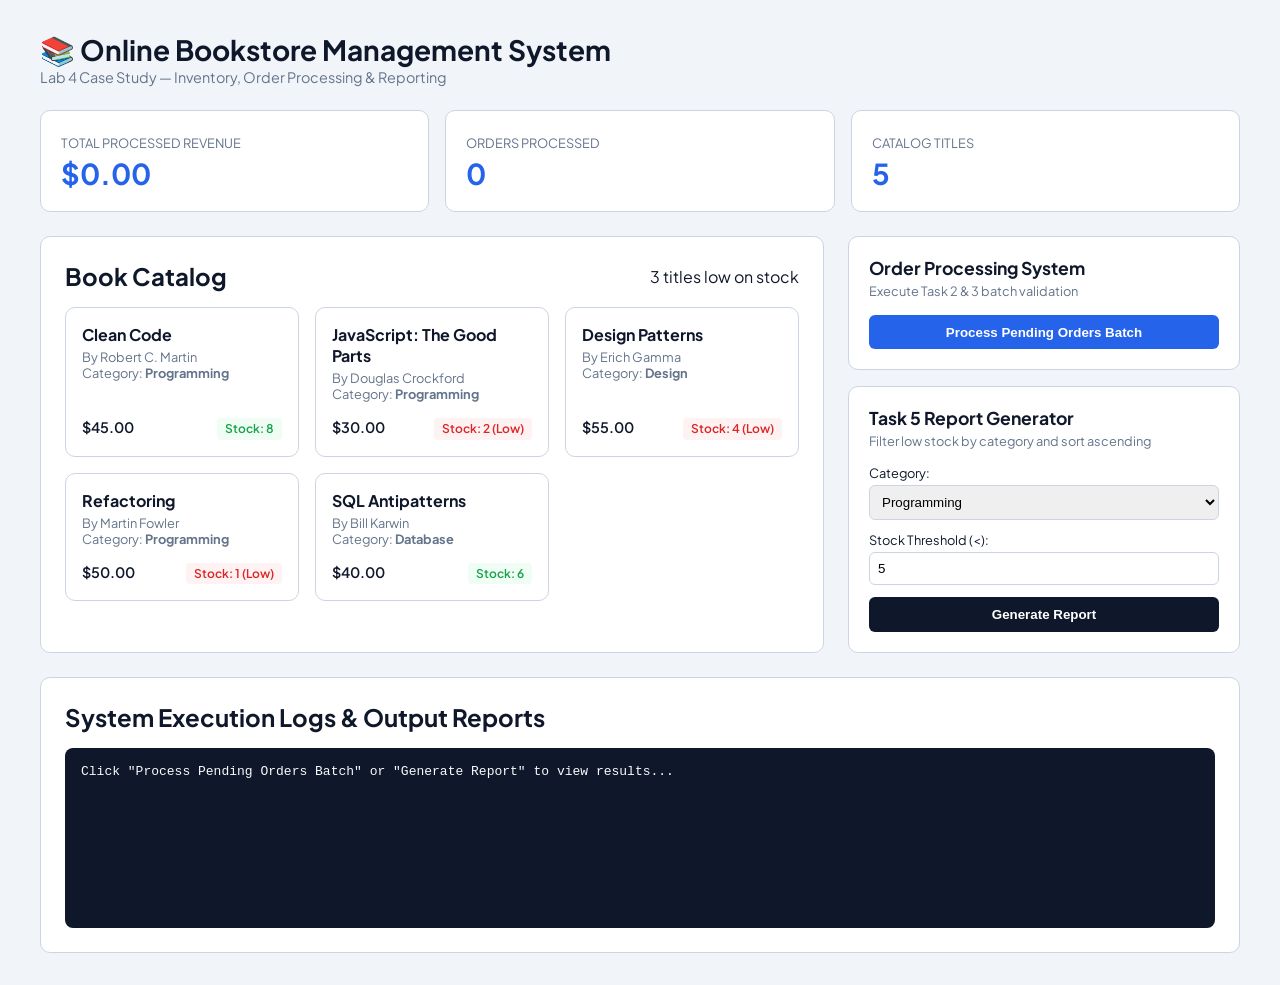
<file: Online Bookstore Order System/index.html>
<!DOCTYPE html>
<html lang="en">
<head>
  <meta charset="UTF-8">
  <meta name="viewport" content="width=device-width, initial-scale=1.0">
  <title>Online Bookstore Order System</title>
  <link rel="stylesheet" href="style.css">
  <link href="https://fonts.googleapis.com/css2?family=Plus+Jakarta+Sans:wght@400;500;600;700&display=swap" rel="stylesheet">
</head>
<body>
  <div class="app-container">
    <header class="header">
      <h1>📚 Online Bookstore Management System</h1>
      <p>Lab 4 Case Study — Inventory, Order Processing & Reporting</p>
    </header>

    <!-- Revenue & System Metrics Header -->
    <section class="metrics-grid">
      <div class="metric-card">
        <span class="label">Total Processed Revenue</span>
        <h2 id="totalRevenue">$0.00</h2>
      </div>
      <div class="metric-card">
        <span class="label">Orders Processed</span>
        <h2 id="ordersProcessedCount">0</h2>
      </div>
      <div class="metric-card">
        <span class="label">Catalog Titles</span>
        <h2 id="catalogCount">0</h2>
      </div>
    </section>

    <div class="main-layout">
      <!-- Catalog Display -->
      <section class="section-block">
        <div class="section-title">
          <h2>Book Catalog</h2>
          <span class="badge-neutral" id="lowStockAlert">0 low stock</span>
        </div>
        <div class="book-grid" id="catalogGrid"></div>
      </section>

      <!-- Sidebar Actions & Batch Processing -->
      <aside class="sidebar">
        <div class="card-box">
          <h3>Order Processing System</h3>
          <p class="subtext">Execute Task 2 & 3 batch validation</p>
          <button id="processBatchBtn" class="btn btn-primary">Process Pending Orders Batch</button>
        </div>

        <div class="card-box">
          <h3>Task 5 Report Generator</h3>
          <p class="subtext">Filter low stock by category and sort ascending</p>
          <div class="form-group">
            <label for="reportCategory">Category:</label>
            <select id="reportCategory">
              <option value="Programming">Programming</option>
              <option value="Design">Design</option>
              <option value="Database">Database</option>
            </select>
          </div>
          <div class="form-group">
            <label for="reportThreshold">Stock Threshold (<):</label>
            <input type="number" id="reportThreshold" value="5" min="1">
          </div>
          <button id="runReportBtn" class="btn btn-secondary">Generate Report</button>
        </div>
      </aside>
    </div>

    <!-- Summary Reports Output -->
    <section class="section-block">
      <h2>System Execution Logs & Output Reports</h2>
      <div class="logs-container" id="logsOutput">
        <p class="placeholder-text">Click "Process Pending Orders Batch" or "Generate Report" to view results...</p>
      </div>
    </section>
  </div>

  <script src="script.js"></script>
</body>
</html>
</file>
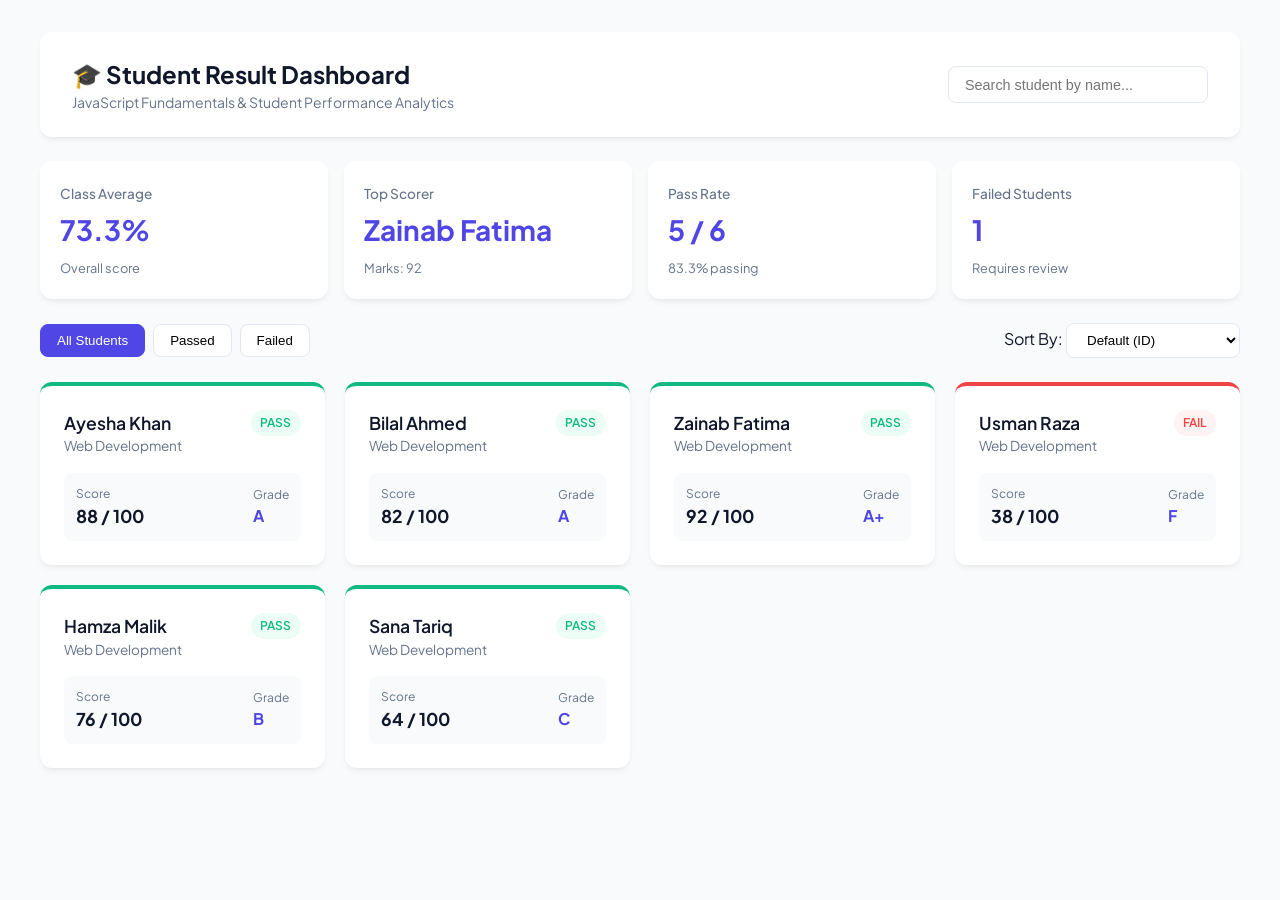
<file: Student Result Dashboard/index.html>
<!DOCTYPE html>
<html lang="en">
<head>
  <meta charset="UTF-8">
  <meta name="viewport" content="width=device-width, initial-scale=1.0">
  <title>Student Result Dashboard</title>
  <link rel="stylesheet" href="style.css">
  <link href="https://fonts.googleapis.com/css2?family=Plus+Jakarta+Sans:wght@400;500;600;700&display=swap" rel="stylesheet">
</head>
<body>
  <div class="app-container">
    <header class="dashboard-header">
      <div class="header-brand">
        <h1>🎓 Student Result Dashboard</h1>
        <p>JavaScript Fundamentals & Student Performance Analytics</p>
      </div>
      <div class="search-box">
        <input type="text" id="searchInput" placeholder="Search student by name...">
      </div>
    </header>

    <!-- Summary Statistics Cards -->
    <section class="stats-grid">
      <div class="stat-card">
        <span class="stat-label">Class Average</span>
        <h2 id="classAverage">0%</h2>
        <span class="stat-subtext">Overall score</span>
      </div>
      <div class="stat-card">
        <span class="stat-label">Top Scorer</span>
        <h2 id="topScorer">N/A</h2>
        <span class="stat-subtext" id="topScorerMarks">Marks: -</span>
      </div>
      <div class="stat-card">
        <span class="stat-label">Pass Rate</span>
        <h2 id="passCount">0 / 0</h2>
        <span class="stat-subtext" id="passPercentage">0% passing</span>
      </div>
      <div class="stat-card">
        <span class="stat-label">Failed Students</span>
        <h2 id="failCount">0</h2>
        <span class="stat-subtext">Requires review</span>
      </div>
    </section>

    <!-- Filter & Controls -->
    <section class="controls-bar">
      <div class="filter-group">
        <button class="filter-btn active" data-filter="all">All Students</button>
        <button class="filter-btn" data-filter="pass">Passed</button>
        <button class="filter-btn" data-filter="fail">Failed</button>
      </div>
      <div class="sort-group">
        <label for="sortSelect">Sort By:</label>
        <select id="sortSelect">
          <option value="id">Default (ID)</option>
          <option value="marks-desc">Marks (High to Low)</option>
          <option value="marks-asc">Marks (Low to High)</option>
          <option value="name">Name (A-Z)</option>
        </select>
      </div>
    </section>

    <!-- Dynamic Cards Grid -->
    <main class="cards-grid" id="cardsGrid"></main>
  </div>

  <script src="script.js"></script>
</body>
</html>
</file>
<file: Online Bookstore Order System/style.css>
:root {
  --primary: #2563eb;
  --primary-hover: #1d4ed8;
  --secondary: #0f172a;
  --bg-color: #f1f5f9;
  --card-bg: #ffffff;
  --border: #cbd5e1;
  --success: #16a34a;
  --danger: #dc2626;
  --warning: #d97706;
  --radius: 10px;
}

* {
  box-sizing: border-box;
  margin: 0;
  padding: 0;
}

body {
  font-family: 'Plus Jakarta Sans', sans-serif;
  background-color: var(--bg-color);
  color: var(--secondary);
  padding: 2rem 1rem;
}

.app-container {
  max-width: 1200px;
  margin: 0 auto;
  display: flex;
  flex-direction: column;
  gap: 1.5rem;
}

.header h1 {
  font-size: 1.75rem;
}

.header p {
  color: #64748b;
  font-size: 0.9rem;
}

.metrics-grid {
  display: grid;
  grid-template-columns: repeat(auto-fit, minmax(200px, 1fr));
  gap: 1rem;
}

.metric-card {
  background: var(--card-bg);
  padding: 1.25rem;
  border-radius: var(--radius);
  border: 1px solid var(--border);
}

.metric-card .label {
  font-size: 0.8rem;
  color: #64748b;

  text-transform: uppercase;
}

.metric-card h2 {
  font-size: 1.8rem;
  color: var(--primary);
  margin-top: 0.2rem;
}

.main-layout {
  display: grid;
  grid-template-columns: 2fr 1fr;
  gap: 1.5rem;
}

@media (max-width: 768px) {
  .main-layout {
    grid-template-columns: 1fr;
  }
}

.section-block {
  background: var(--card-bg);
  padding: 1.5rem;
  border-radius: var(--radius);
  border: 1px solid var(--border);
}

.section-title {
  display: flex;
  justify-content: space-between;
  align-items: center;
  margin-bottom: 1rem;
}

.book-grid {
  display: grid;
  grid-template-columns: repeat(auto-fill, minmax(220px, 1fr));
  gap: 1rem;
}

.book-card {
  border: 1px solid var(--border);
  padding: 1rem;
  border-radius: var(--radius);
  display: flex;
  flex-direction: column;
  justify-content: space-between;
}

.book-card h4 {
  font-size: 1rem;
  margin-bottom: 0.25rem;
}

.book-card p {
  font-size: 0.8rem;
  color: #64748b;
}

.book-meta {
  margin-top: 1rem;
  display: flex;
  justify-content: space-between;
  font-weight: 600;
  font-size: 0.9rem;
}

.badge-low {
  color: var(--danger);
  background: #fef2f2;
  padding: 0.2rem 0.5rem;
  border-radius: 4px;
  font-size: 0.75rem;
}

.badge-ok {
  color: var(--success);
  background: #f0fdf4;
  padding: 0.2rem 0.5rem;
  border-radius: 4px;
  font-size: 0.75rem;
}

.sidebar {
  display: flex;
  flex-direction: column;
  gap: 1rem;
}

.card-box {
  background: var(--card-bg);
  padding: 1.25rem;
  border-radius: var(--radius);
  border: 1px solid var(--border);
}

.card-box h3 {
  font-size: 1.1rem;
  margin-bottom: 0.25rem;
}

.subtext {
  font-size: 0.8rem;
  color: #64748b;
  margin-bottom: 1rem;
}

.form-group {
  margin-bottom: 0.75rem;
}

.form-group label {
  display: block;
  font-size: 0.8rem;
  margin-bottom: 0.25rem;
}

.form-group select, .form-group input {
  width: 100%;
  padding: 0.5rem;
  border: 1px solid var(--border);
  border-radius: 6px;
}

.btn {
  width: 100%;
  padding: 0.6rem;
  border: none;
  border-radius: 6px;
  font-weight: 600;
  cursor: pointer;
  transition: opacity 0.2s;
}

.btn-primary {
  background: var(--primary);
  color: white;
}

.btn-secondary {
  background: var(--secondary);
  color: white;
}

.btn:hover {
  opacity: 0.9;
}

.logs-container {
  background: #0f172a;
  color: #f8fafc;
  font-family: monospace;
  padding: 1rem;
  border-radius: 8px;
  margin-top: 1rem;
  min-height: 180px;
  max-height: 350px;
  overflow-y: auto;
}

.log-entry {
  margin-bottom: 0.4rem;
  border-bottom: 1px solid #1e293b;
  padding-bottom: 0.3rem;
  font-size: 0.85rem;
}

.log-success { color: #4ade80; }
.log-error { color: #f87171; }
.log-info { color: #38bdf8; }
</file>
<file: Student Result Dashboard/style.css>
:root {
  --primary: #4f46e5;
  --primary-hover: #4338ca;
  --bg-main: #f8fafc;
  --card-bg: #ffffff;
  --text-main: #0f172a;
  --text-muted: #64748b;
  --border: #e2e8f0;
  --pass: #10b981;
  --pass-bg: #ecfdf5;
  --fail: #ef4444;
  --fail-bg: #fef2f2;
  --shadow: 0 4px 6px -1px rgba(0, 0, 0, 0.05), 0 2px 4px -2px rgba(0, 0, 0, 0.05);
  --radius: 12px;
}

* {
  margin: 0;
  padding: 0;
  box-sizing: border-box;
}

body {
  font-family: 'Plus Jakarta Sans', sans-serif;
  background-color: var(--bg-main);
  color: var(--text-main);
  line-height: 1.5;
  padding: 2rem 1rem;
}

.app-container {
  max-width: 1200px;
  margin: 0 auto;
  display: flex;
  flex-direction: column;
  gap: 1.5rem;
}

/* Header */
.dashboard-header {
  display: flex;
  justify-content: space-between;
  align-items: center;
  flex-wrap: wrap;
  gap: 1rem;
  background: var(--card-bg);
  padding: 1.5rem 2rem;
  border-radius: var(--radius);
  box-shadow: var(--shadow);
}

.header-brand h1 {
  font-size: 1.5rem;
  font-weight: 700;
}

.header-brand p {
  color: var(--text-muted);
  font-size: 0.875rem;
}

.search-box input {
  padding: 0.6rem 1rem;
  border: 1px solid var(--border);
  border-radius: 8px;
  width: 260px;
  font-size: 0.9rem;
  outline: none;
  transition: border-color 0.2s;
}

.search-box input:focus {
  border-color: var(--primary);
}

/* Stats */
.stats-grid {
  display: grid;
  grid-template-columns: repeat(auto-fit, minmax(220px, 1fr));
  gap: 1rem;
}

.stat-card {
  background: var(--card-bg);
  padding: 1.25rem;
  border-radius: var(--radius);
  box-shadow: var(--shadow);
}

.stat-label {
  font-size: 0.85rem;
  color: var(--text-muted);
  font-weight: 500;
}

.stat-card h2 {
  font-size: 1.75rem;
  font-weight: 700;
  margin: 0.25rem 0;
  color: var(--primary);
}

.stat-subtext {
  font-size: 0.8rem;
  color: var(--text-muted);
}

/* Controls */
.controls-bar {
  display: flex;
  justify-content: space-between;
  align-items: center;
  flex-wrap: wrap;
  gap: 1rem;
}

.filter-group {
  display: flex;
  gap: 0.5rem;
}

.filter-btn {
  border: 1px solid var(--border);
  background: var(--card-bg);
  padding: 0.5rem 1rem;
  border-radius: 8px;
  font-weight: 500;
  cursor: pointer;
  transition: all 0.2s;
}

.filter-btn.active, .filter-btn:hover {
  background: var(--primary);
  color: white;
  border-color: var(--primary);
}

.sort-group select {
  padding: 0.5rem 1rem;
  border-radius: 8px;
  border: 1px solid var(--border);
  background: var(--card-bg);
  cursor: pointer;
}

/* Cards Grid */
.cards-grid {
  display: grid;
  grid-template-columns: repeat(auto-fill, minmax(280px, 1fr));
  gap: 1.25rem;
}

.student-card {
  background: var(--card-bg);
  border-radius: var(--radius);
  padding: 1.5rem;
  box-shadow: var(--shadow);
  display: flex;
  flex-direction: column;
  justify-content: space-between;
  gap: 1rem;
  border-top: 4px solid var(--primary);
}

.student-card.fail {
  border-top-color: var(--fail);
}

.student-card.pass {
  border-top-color: var(--pass);
}

.card-header {
  display: flex;
  justify-content: space-between;
  align-items: flex-start;
}

.student-name {
  font-size: 1.1rem;
  font-weight: 600;
}

.student-subject {
  color: var(--text-muted);
  font-size: 0.85rem;
}

.badge {
  padding: 0.25rem 0.6rem;
  border-radius: 20px;
  font-size: 0.75rem;
  font-weight: 600;
  text-transform: uppercase;
}

.badge.pass {
  background: var(--pass-bg);
  color: var(--pass);
}

.badge.fail {
  background: var(--fail-bg);
  color: var(--fail);
}

.card-metrics {
  display: flex;
  justify-content: space-between;
  align-items: center;
  background: var(--bg-main);
  padding: 0.75rem;
  border-radius: 8px;
}

.metric-val {
  font-weight: 700;
  font-size: 1.1rem;
}

.grade-badge {
  font-weight: 700;
  color: var(--primary);
}
</file>
